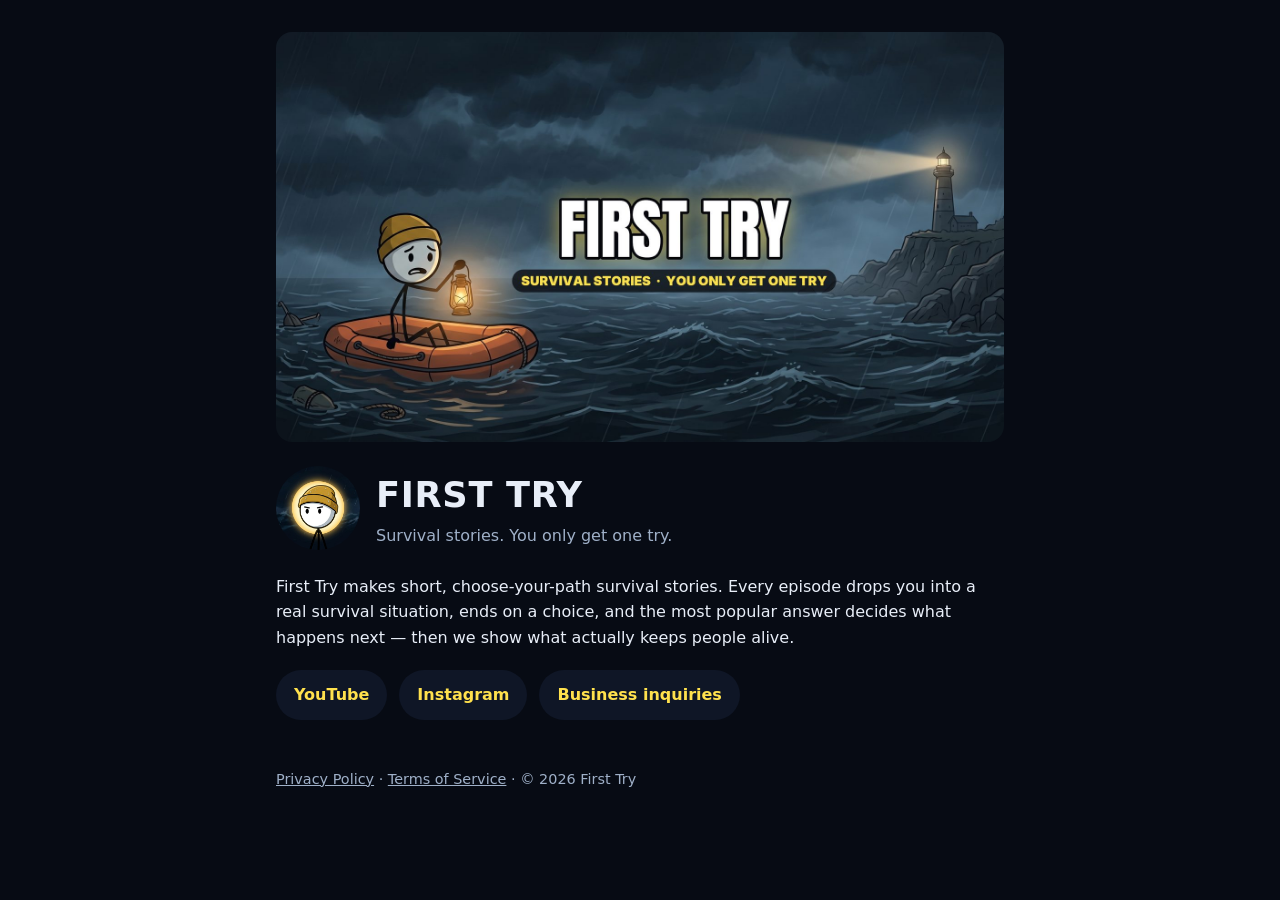
<file: index.html>
<!doctype html><html lang="en"><head><meta charset="utf-8"><meta name="viewport" content="width=device-width,initial-scale=1">
<title>First Try — Survival Stories</title><meta name="description" content="Choose-your-path survival stories told with stick figures. You only get one try.">
<link rel="stylesheet" href="style.css"><link rel="icon" href="logo.jpg"></head><body><main>
<div class="hero"><img src="banner.jpg" alt="First Try banner: a stick figure in a life raft on a stormy sea"></div>
<div class="brand"><img src="logo.jpg" alt="First Try logo"><div><h1>FIRST TRY</h1><div class="muted">Survival stories. You only get one try.</div></div></div>
<p>First Try makes short, choose-your-path survival stories. Every episode drops you into a real survival situation, ends on a choice, and the most popular answer decides what happens next — then we show what actually keeps people alive.</p>
<div class="links"><a href="https://www.youtube.com/@firsttryvids">YouTube</a><a href="https://www.instagram.com/firsttryvids/">Instagram</a><a href="mailto:firsttryvids@gmail.com">Business inquiries</a></div>
<footer><a href="privacy.html">Privacy Policy</a> · <a href="terms.html">Terms of Service</a> · © 2026 First Try</footer>
</main></body></html>
</file>
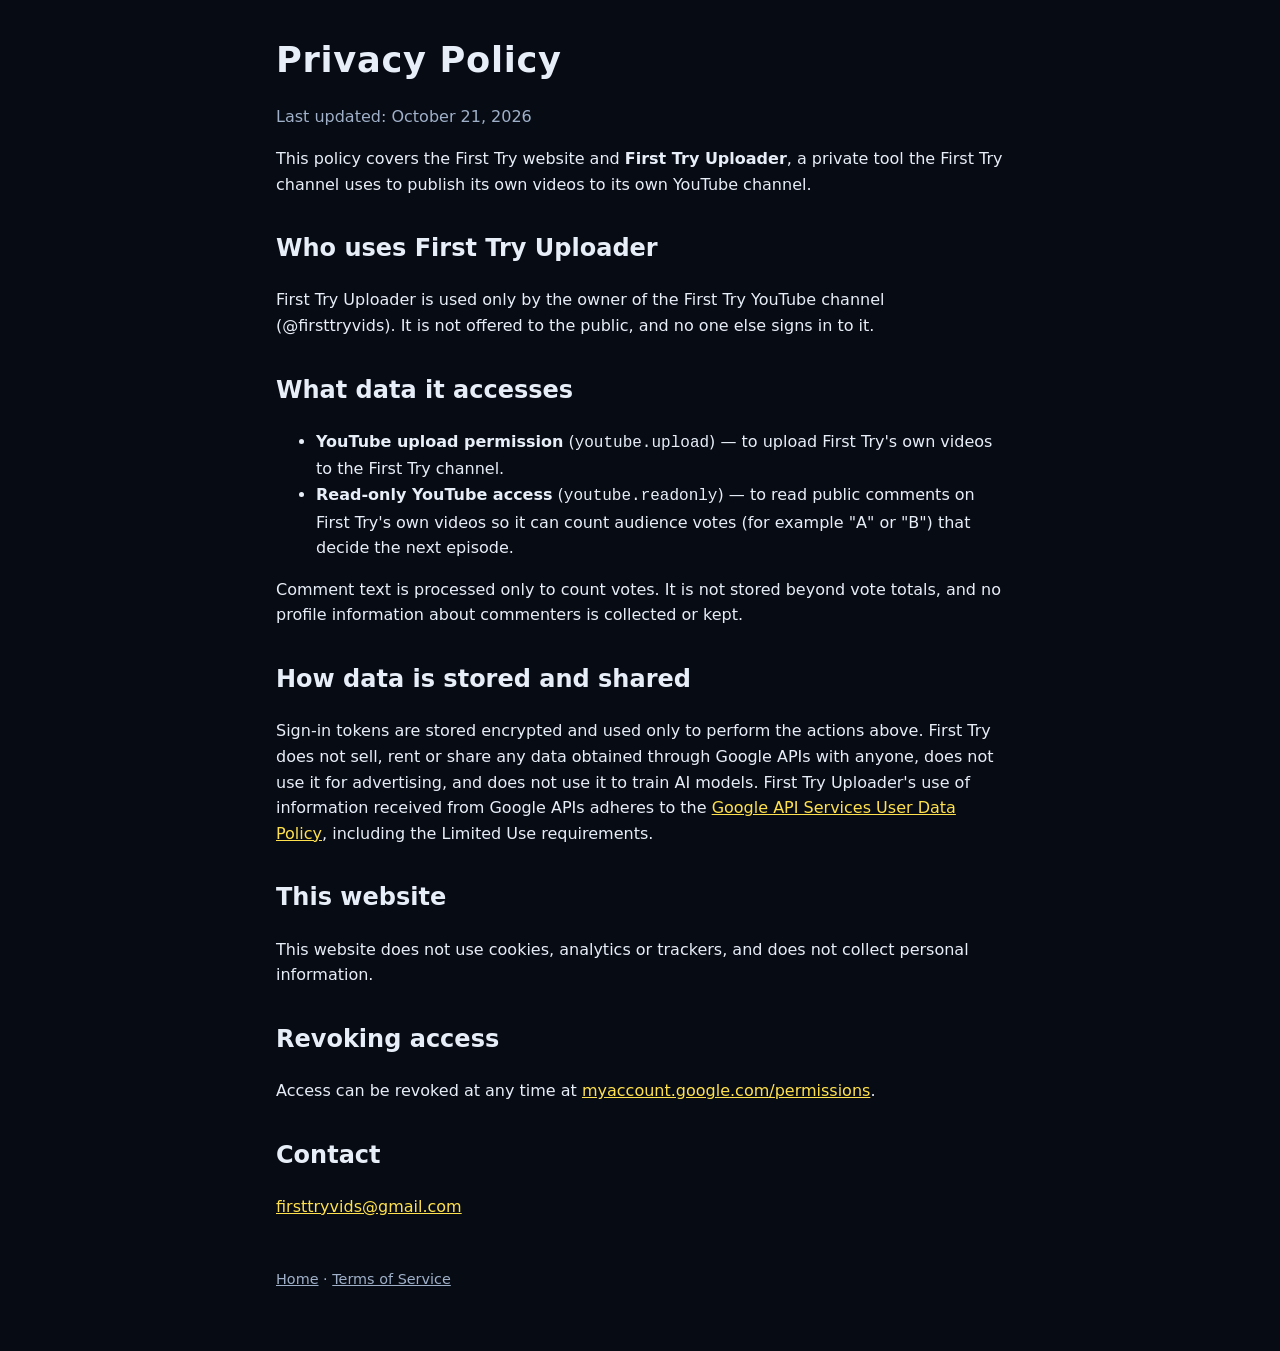
<file: privacy.html>
<!doctype html><html lang="en"><head><meta charset="utf-8"><meta name="viewport" content="width=device-width,initial-scale=1">
<title>Privacy Policy — First Try</title><link rel="stylesheet" href="style.css"></head><body><main>
<h1>Privacy Policy</h1><p class="muted">Last updated: October 21, 2026</p>
<p>This policy covers the First Try website and <strong>First Try Uploader</strong>, a private tool the First Try channel uses to publish its own videos to its own YouTube channel.</p>
<h2>Who uses First Try Uploader</h2>
<p>First Try Uploader is used only by the owner of the First Try YouTube channel (@firsttryvids). It is not offered to the public, and no one else signs in to it.</p>
<h2>What data it accesses</h2>
<ul>
<li><strong>YouTube upload permission</strong> (<code>youtube.upload</code>) — to upload First Try's own videos to the First Try channel.</li>
<li><strong>Read-only YouTube access</strong> (<code>youtube.readonly</code>) — to read public comments on First Try's own videos so it can count audience votes (for example "A" or "B") that decide the next episode.</li>
</ul>
<p>Comment text is processed only to count votes. It is not stored beyond vote totals, and no profile information about commenters is collected or kept.</p>
<h2>How data is stored and shared</h2>
<p>Sign-in tokens are stored encrypted and used only to perform the actions above. First Try does not sell, rent or share any data obtained through Google APIs with anyone, does not use it for advertising, and does not use it to train AI models. First Try Uploader's use of information received from Google APIs adheres to the <a href="https://developers.google.com/terms/api-services-user-data-policy">Google API Services User Data Policy</a>, including the Limited Use requirements.</p>
<h2>This website</h2>
<p>This website does not use cookies, analytics or trackers, and does not collect personal information.</p>
<h2>Revoking access</h2>
<p>Access can be revoked at any time at <a href="https://myaccount.google.com/permissions">myaccount.google.com/permissions</a>.</p>
<h2>Contact</h2><p><a href="mailto:firsttryvids@gmail.com">firsttryvids@gmail.com</a></p>
<footer><a href="index.html">Home</a> · <a href="terms.html">Terms of Service</a></footer>
</main></body></html>
</file>
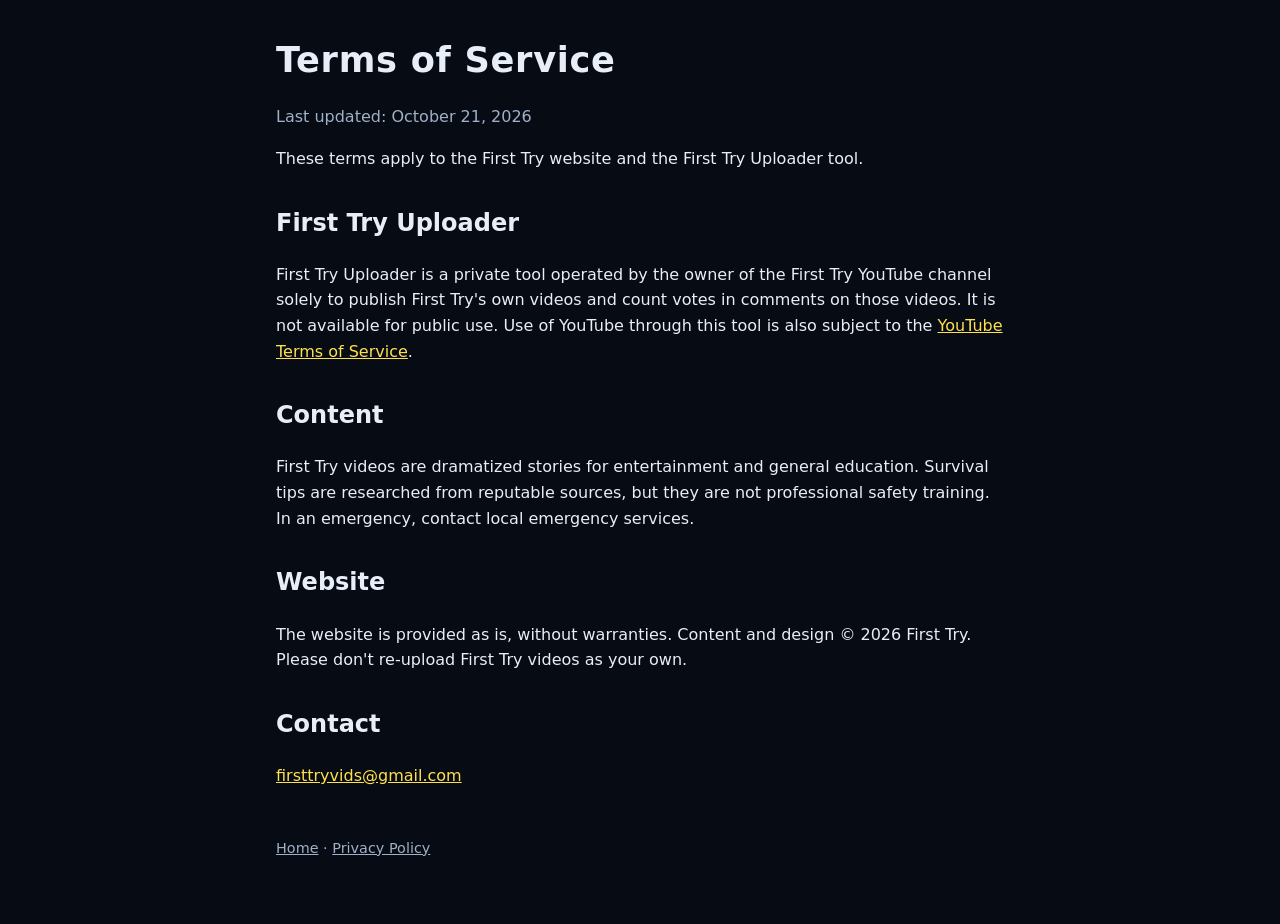
<file: terms.html>
<!doctype html><html lang="en"><head><meta charset="utf-8"><meta name="viewport" content="width=device-width,initial-scale=1">
<title>Terms of Service — First Try</title><link rel="stylesheet" href="style.css"></head><body><main>
<h1>Terms of Service</h1><p class="muted">Last updated: October 21, 2026</p>
<p>These terms apply to the First Try website and the First Try Uploader tool.</p>
<h2>First Try Uploader</h2>
<p>First Try Uploader is a private tool operated by the owner of the First Try YouTube channel solely to publish First Try's own videos and count votes in comments on those videos. It is not available for public use. Use of YouTube through this tool is also subject to the <a href="https://www.youtube.com/t/terms">YouTube Terms of Service</a>.</p>
<h2>Content</h2>
<p>First Try videos are dramatized stories for entertainment and general education. Survival tips are researched from reputable sources, but they are not professional safety training. In an emergency, contact local emergency services.</p>
<h2>Website</h2>
<p>The website is provided as is, without warranties. Content and design © 2026 First Try. Please don't re-upload First Try videos as your own.</p>
<h2>Contact</h2><p><a href="mailto:firsttryvids@gmail.com">firsttryvids@gmail.com</a></p>
<footer><a href="index.html">Home</a> · <a href="privacy.html">Privacy Policy</a></footer>
</main></body></html>
</file>
<file: style.css>
:root{--bg:#070b14;--card:#0f1626;--ink:#e8eef8;--muted:#9fb0c8;--accent:#ffe14d;--red:#e5302a}
*{box-sizing:border-box}body{margin:0;background:var(--bg);color:var(--ink);font:16px/1.6 system-ui,-apple-system,Segoe UI,Roboto,sans-serif}
a{color:var(--accent)}main{max-width:760px;margin:0 auto;padding:32px 16px 64px}
.hero{border-radius:16px;overflow:hidden;position:relative}.hero img{width:100%;display:block}
.brand{display:flex;gap:16px;align-items:center;margin:24px 0}.brand img{width:84px;height:84px;border-radius:50%}
h1{font-size:2.2rem;margin:0;letter-spacing:.02em}h2{margin-top:2rem}.muted{color:var(--muted)}
.links{display:flex;flex-wrap:wrap;gap:12px;margin:20px 0}.links a{background:var(--card);padding:12px 18px;border-radius:999px;text-decoration:none;font-weight:700}
footer{margin-top:48px;color:var(--muted);font-size:.9rem}footer a{color:var(--muted)}
</file>
